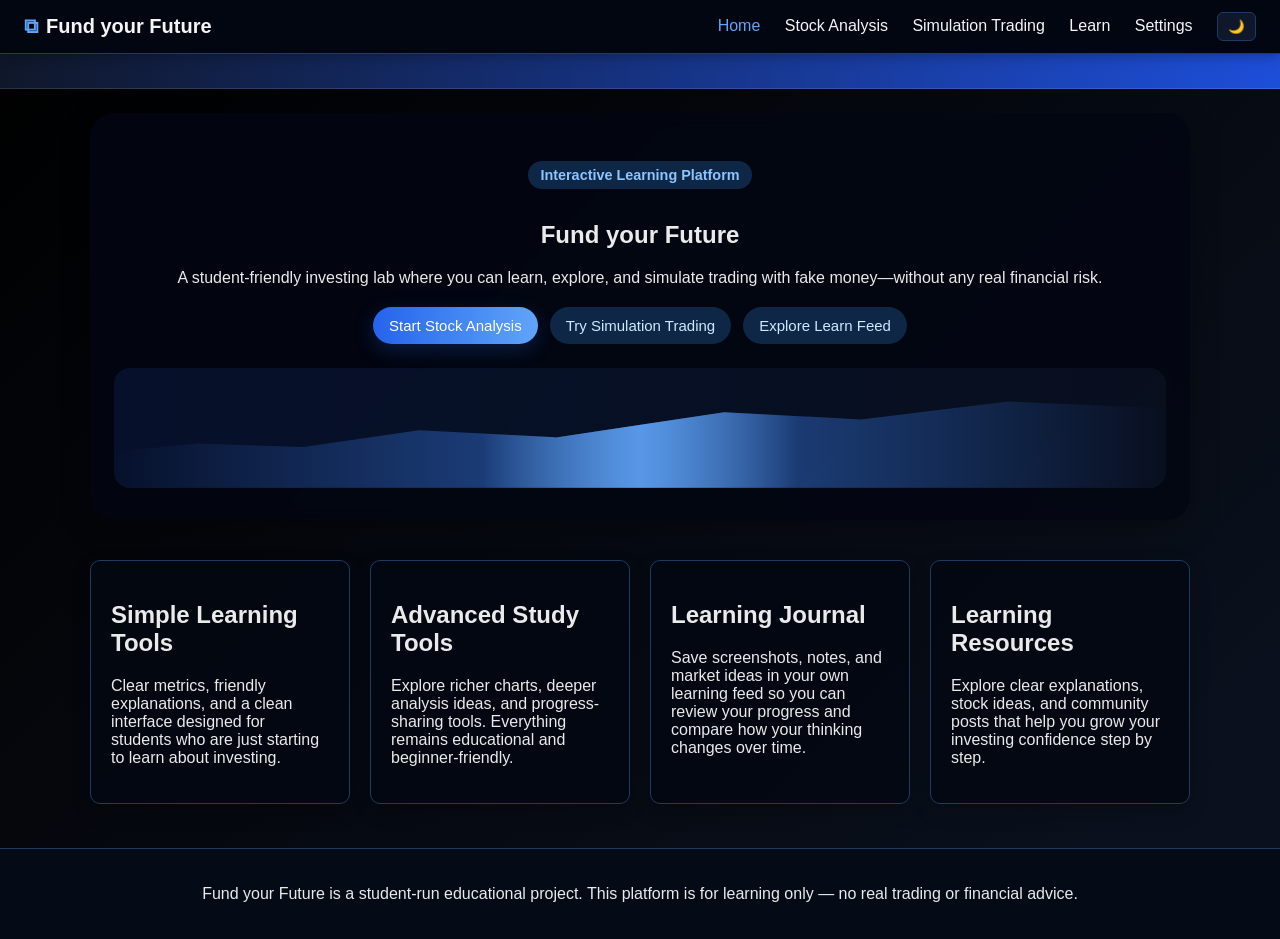
<file: index.html>
<!DOCTYPE html>
<html lang="en">
<head>
  <meta charset="UTF-8" />
  <title>Fund your Future – Home</title>
  <meta name="viewport" content="width=device-width, initial-scale=1.0" />
  <link rel="stylesheet" href="styles.css" />
</head>
<body>
  <header class="site-header">
    <div class="logo">
      <span class="logo-mark">⧉</span>
      <span class="logo-text">Fund your Future</span>
    </div>
    <nav>
      <a href="index.html" class="active">Home</a>
      <a href="analysis.html">Stock Analysis</a>
      <a href="simulation.html">Simulation Trading</a>
      <a href="learn.html">Learn</a>
      <a href="settings.html">Settings</a>
      <button id="themeToggle" class="theme-toggle">🌙</button>
    </nav>
  </header>

  <div class="ticker-banner" aria-label="market ticker">
    <div class="ticker-track">
      <span>NASDAQ: +0.48%</span>
      <span>SPY: +0.21%</span>
      <span>AAPL: +1.12%</span>
      <span>TSLA: +0.76%</span>
      <span>MSFT: +0.54%</span>
      <span>NVDA: +1.83%</span>
      <span>AMZN: +0.41%</span>
      <span>GOOGL: +0.63%</span>
      <span>NASDAQ: +0.48%</span>
      <span>SPY: +0.21%</span>
      <span>AAPL: +1.12%</span>
      <span>TSLA: +0.76%</span>
      <span>MSFT: +0.54%</span>
      <span>NVDA: +1.83%</span>
      <span>AMZN: +0.41%</span>
      <span>GOOGL: +0.63%</span>
    </div>
  </div>

  <main class="page-container">
    <section class="hero">
      <div class="hero-badge">Interactive Learning Platform</div>
      <h1>Fund your Future</h1>
      <p>
        A student-friendly investing lab where you can learn, explore, and
        simulate trading with fake money—without any real financial risk.
      </p>
      <div class="hero-actions">
        <a href="analysis.html" class="primary-btn">Start Stock Analysis</a>
        <a href="simulation.html" class="secondary-btn">Try Simulation Trading</a>
        <a href="learn.html" class="secondary-btn">Explore Learn Feed</a>
      </div>
      <div class="hero-visual" aria-hidden="true">
        <div class="stock-line"></div>
        <div class="stock-line stock-line-delay"></div>
      </div>
    </section>

    <section class="grid">
      <div class="card">
        <h2>Simple Learning Tools</h2>
        <p>
          Clear metrics, friendly explanations, and a clean interface designed
          for students who are just starting to learn about investing.
        </p>
      </div>
      <div class="card">
        <h2>Advanced Study Tools</h2>
        <p>
          Explore richer charts, deeper analysis ideas, and progress-sharing tools.
          Everything remains educational and beginner-friendly.
        </p>
      </div>
      <div class="card">
        <h2>Learning Journal</h2>
        <p>
          Save screenshots, notes, and market ideas in your own learning feed so you
          can review your progress and compare how your thinking changes over time.
        </p>
      </div>
      <div class="card">
        <h2>Learning Resources</h2>
        <p>
          Explore clear explanations, stock ideas, and community posts that help
          you grow your investing confidence step by step.
        </p>
      </div>
    </section>
  </main>

  <footer class="site-footer">
    <p>
      Fund your Future is a student‑run educational project. This platform is
      for learning only — no real trading or financial advice.
    </p>
  </footer>

  <script src="script.js"></script>
</body>
</html>
</file>
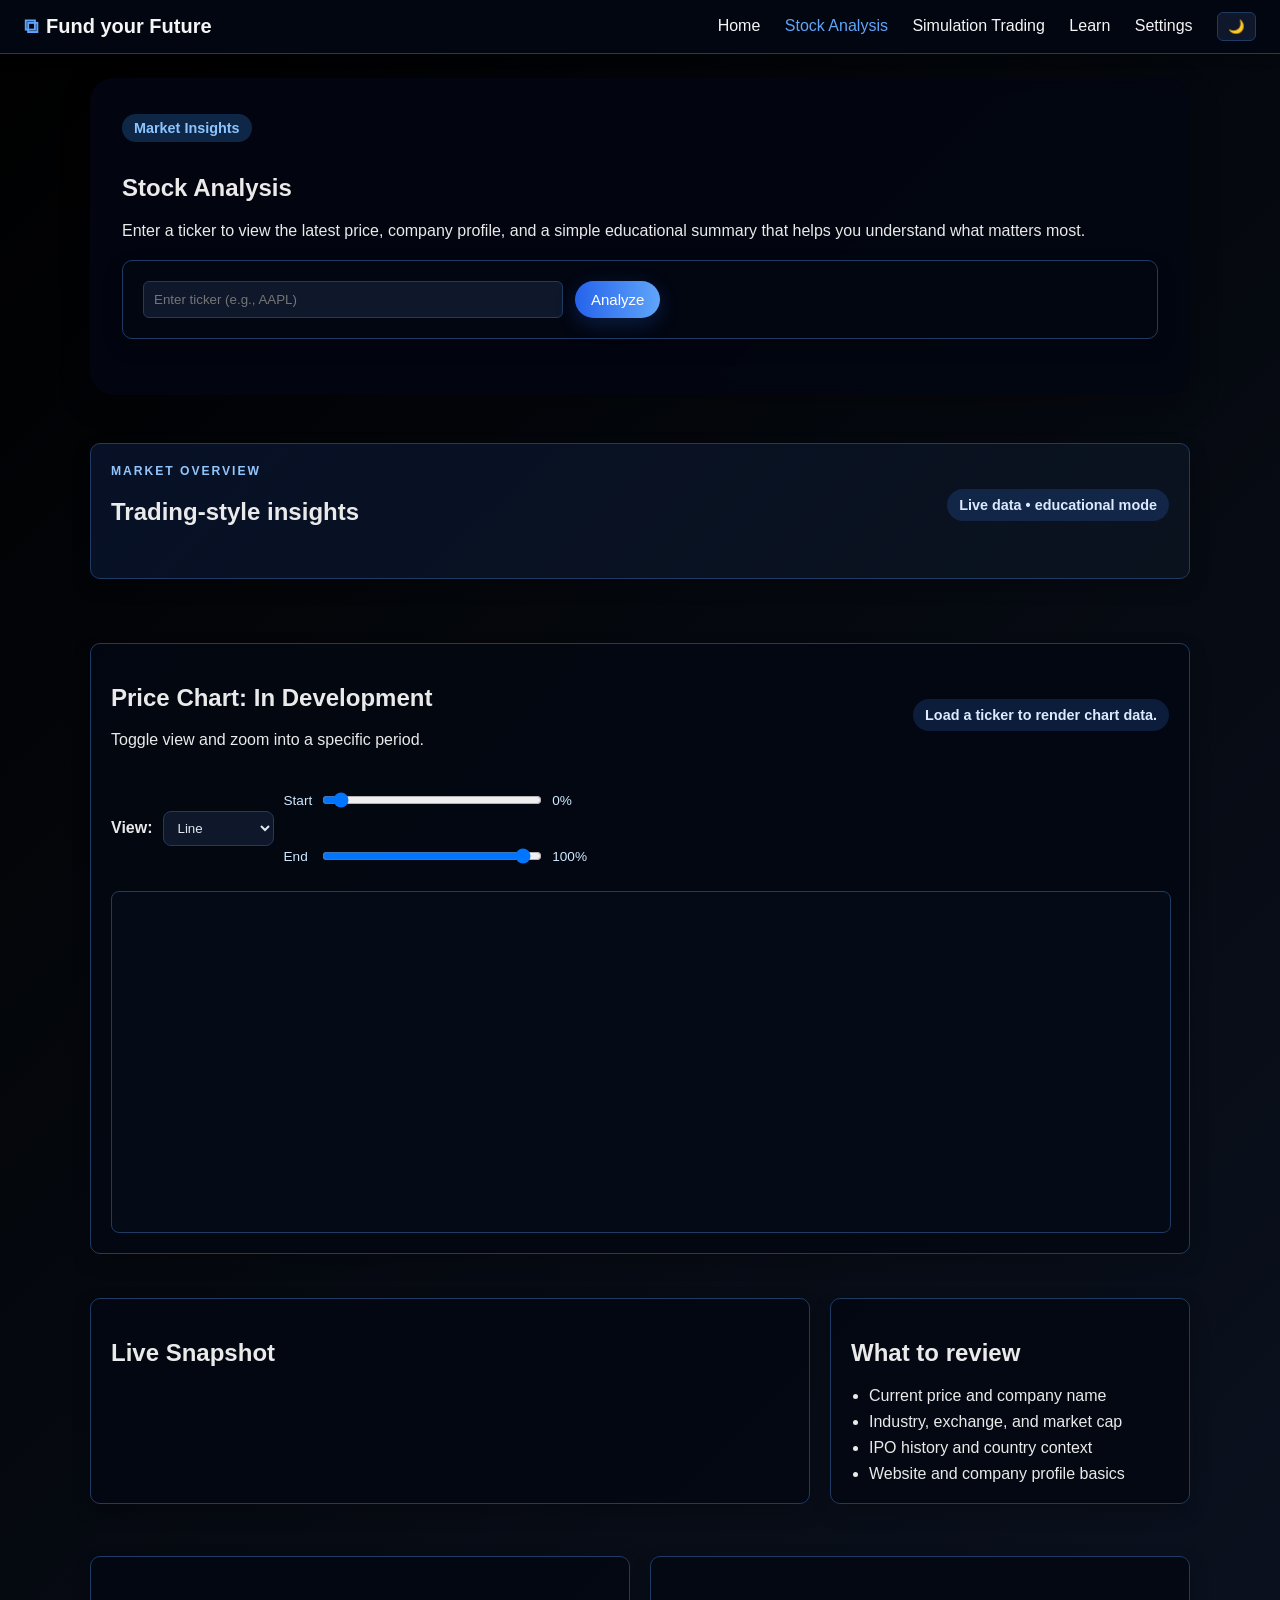
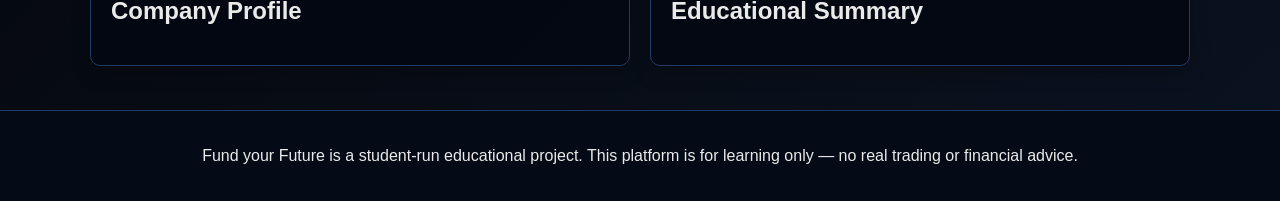
<file: analysis.html>
<!DOCTYPE html>
<html lang="en">
<head>
  <meta charset="UTF-8" />
  <title>Fund your Future – Stock Analysis</title>
  <meta name="viewport" content="width=device-width, initial-scale=1.0" />
  <link rel="stylesheet" href="styles.css" />
</head>

<body>
  <header class="site-header">
    <div class="logo">
      <span class="logo-mark">⧉</span>
      <span class="logo-text">Fund your Future</span>
    </div>
    <nav>
      <a href="index.html">Home</a>
      <a href="analysis.html" class="active">Stock Analysis</a>
      <a href="simulation.html">Simulation Trading</a>
      <a href="learn.html">Learn</a>
      <a href="settings.html">Settings</a>
      <button id="themeToggle" class="theme-toggle">🌙</button>
    </nav>
  </header>

  <main class="page-container analysis-page">
    <section class="hero analysis-hero">
      <div class="hero-badge">Market Insights</div>
      <h1>Stock Analysis</h1>
      <p>
        Enter a ticker to view the latest price, company profile, and a simple
        educational summary that helps you understand what matters most.
      </p>

      <div class="analysis-input card">
        <input type="text" id="stockTicker" placeholder="Enter ticker (e.g., AAPL)" />
        <button onclick="runStockAnalysis()" class="primary-btn">Analyze</button>
      </div>
    </section>

    <section class="dashboard-shell card">
      <div class="dashboard-topbar">
        <div>
          <p class="dashboard-label">Market Overview</p>
          <h2>Trading-style insights</h2>
        </div>
        <div class="dashboard-pill">Live data • educational mode</div>
      </div>
    </section>

    <section class="card analysis-chart-card">
      <div class="sim-chart-header">
        <div>
          <h2>Price Chart: In Development</h2>
          <p>Toggle view and zoom into a specific period.</p>
        </div>
        <div class="chart-status-pill" id="analysisChartStatus">Load a ticker to render chart data.</div>
      </div>
      <div class="analysis-chart-controls">
        <label for="analysisChartType"><strong>View:</strong></label>
        <select id="analysisChartType">
          <option value="line">Line</option>
          <option value="candlestick">Candlestick</option>
        </select>
        <div class="analysis-slider-controls" id="analysisSliderControls">
          <label for="analysisRangeStart">Start</label>
          <input type="range" id="analysisRangeStart" min="0" max="99.5" value="0" step="0.1" />
          <span id="analysisRangeStartLabel">0%</span>

          <label for="analysisRangeEnd">End</label>
          <input type="range" id="analysisRangeEnd" min="0.5" max="100" value="100" step="0.1" />
          <span id="analysisRangeEndLabel">100%</span>
        </div>
      </div>
      <div class="chart-canvas-shell">
        <canvas id="analysisChart" width="720" height="340"></canvas>
      </div>
    </section>

    <section class="analysis-results-grid">
      <div class="card analysis-result-card">
        <h2>Live Snapshot</h2>
        <div id="analysisResult" class="analysis-result"></div>
      </div>

      <div class="card analysis-guidance-card">
        <h2>What to review</h2>
        <ul class="analysis-list">
          <li>Current price and company name</li>
          <li>Industry, exchange, and market cap</li>
          <li>IPO history and country context</li>
          <li>Website and company profile basics</li>
        </ul>
      </div>
    </section>

    <section class="grid analysis-grid">
      <div class="card">
        <h2>Company Profile</h2>
        <div id="companyProfileBox" class="analysis-box"></div>
      </div>
      <div class="card">
        <h2>Educational Summary</h2>
        <div id="companySummaryBox" class="analysis-box"></div>
      </div>
    </section>
  </main>

  <footer class="site-footer">
    <p>
      Fund your Future is a student‑run educational project. This platform is
      for learning only — no real trading or financial advice.
    </p>
  </footer>

  <script src="script.js"></script>
</body>
</html>
</file>
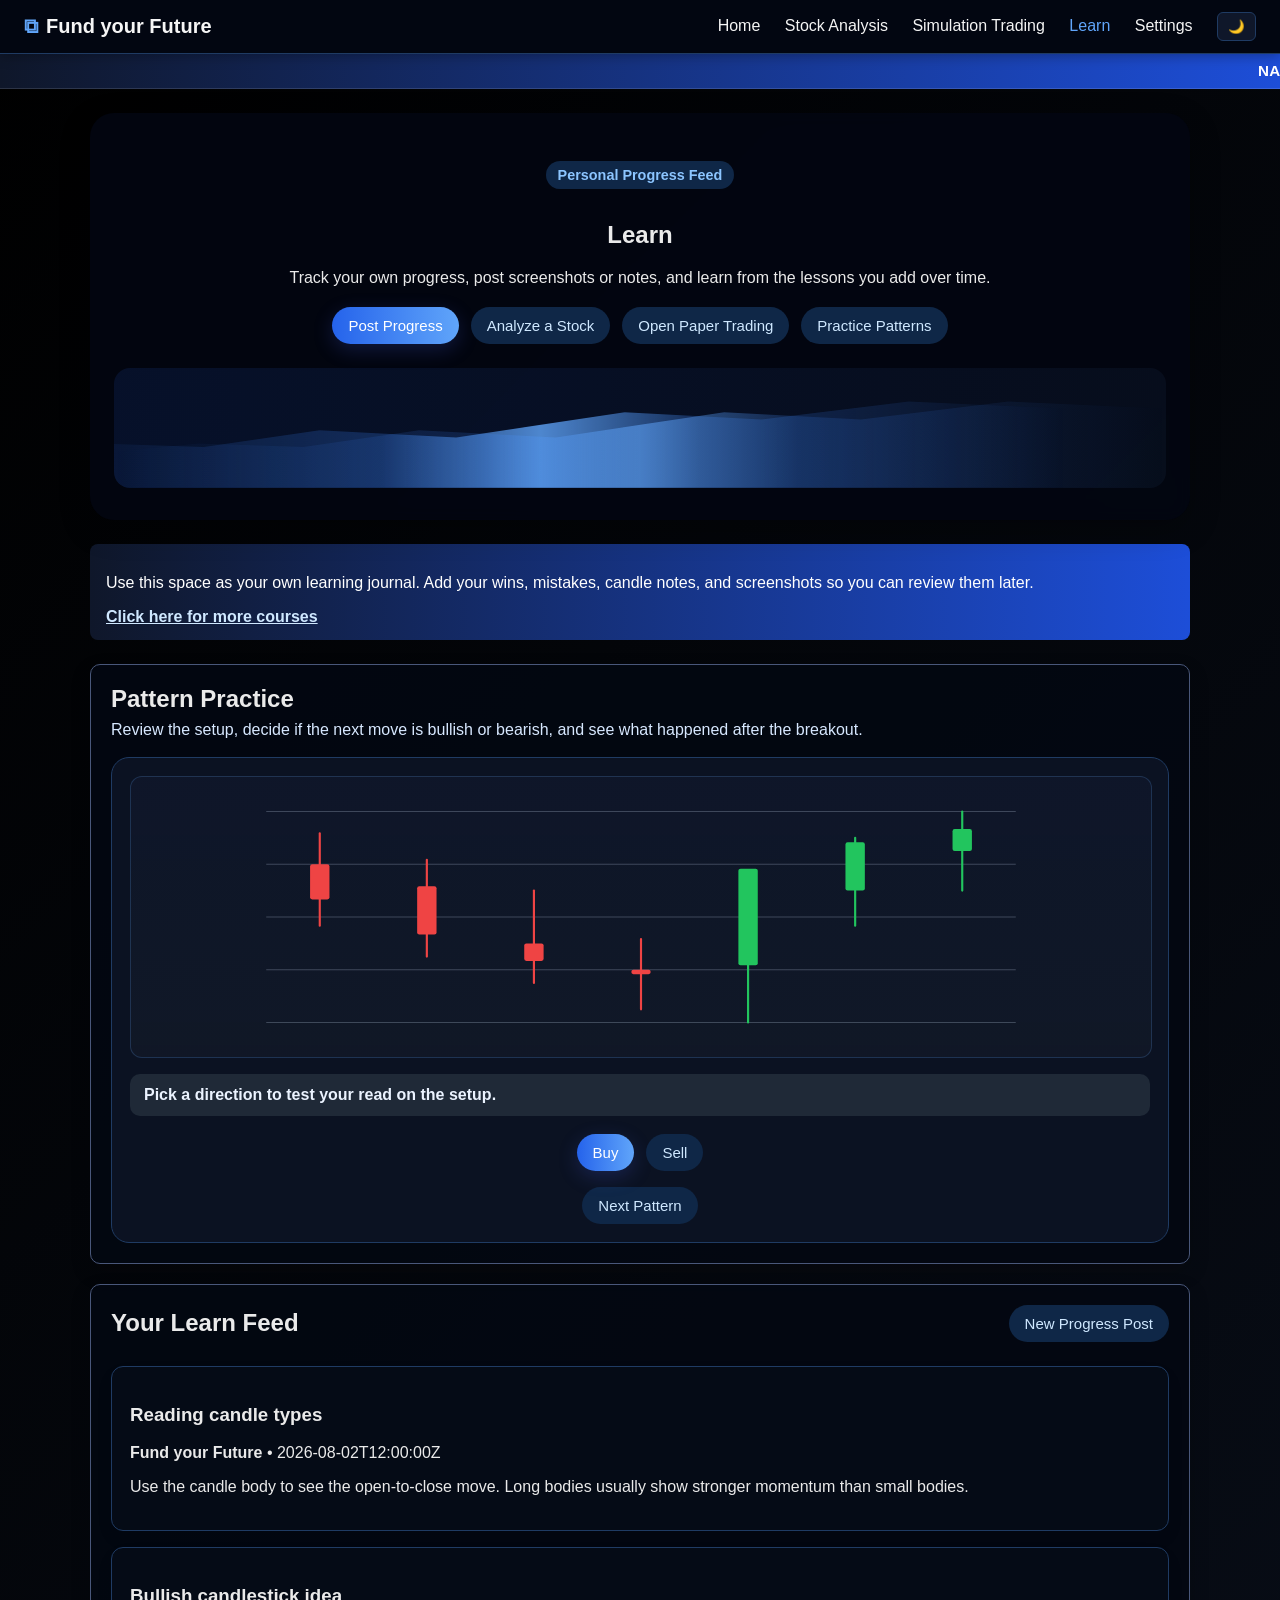
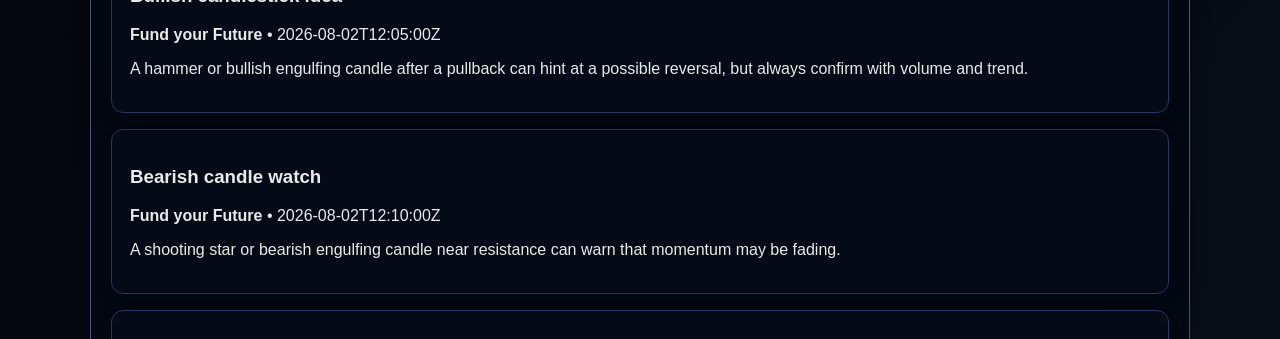
<file: community.html>
<!DOCTYPE html>
<html lang="en">
<head>
  <meta charset="UTF-8" />
  <meta http-equiv="refresh" content="0; url=learn.html" />
  <title>Fund your Future – Learn</title>
  <meta name="viewport" content="width=device-width, initial-scale=1.0" />
</head>
<body>
  <p>If you are not redirected, open <a href="learn.html">learn.html</a>.</p>
</body>
</html>
</file>
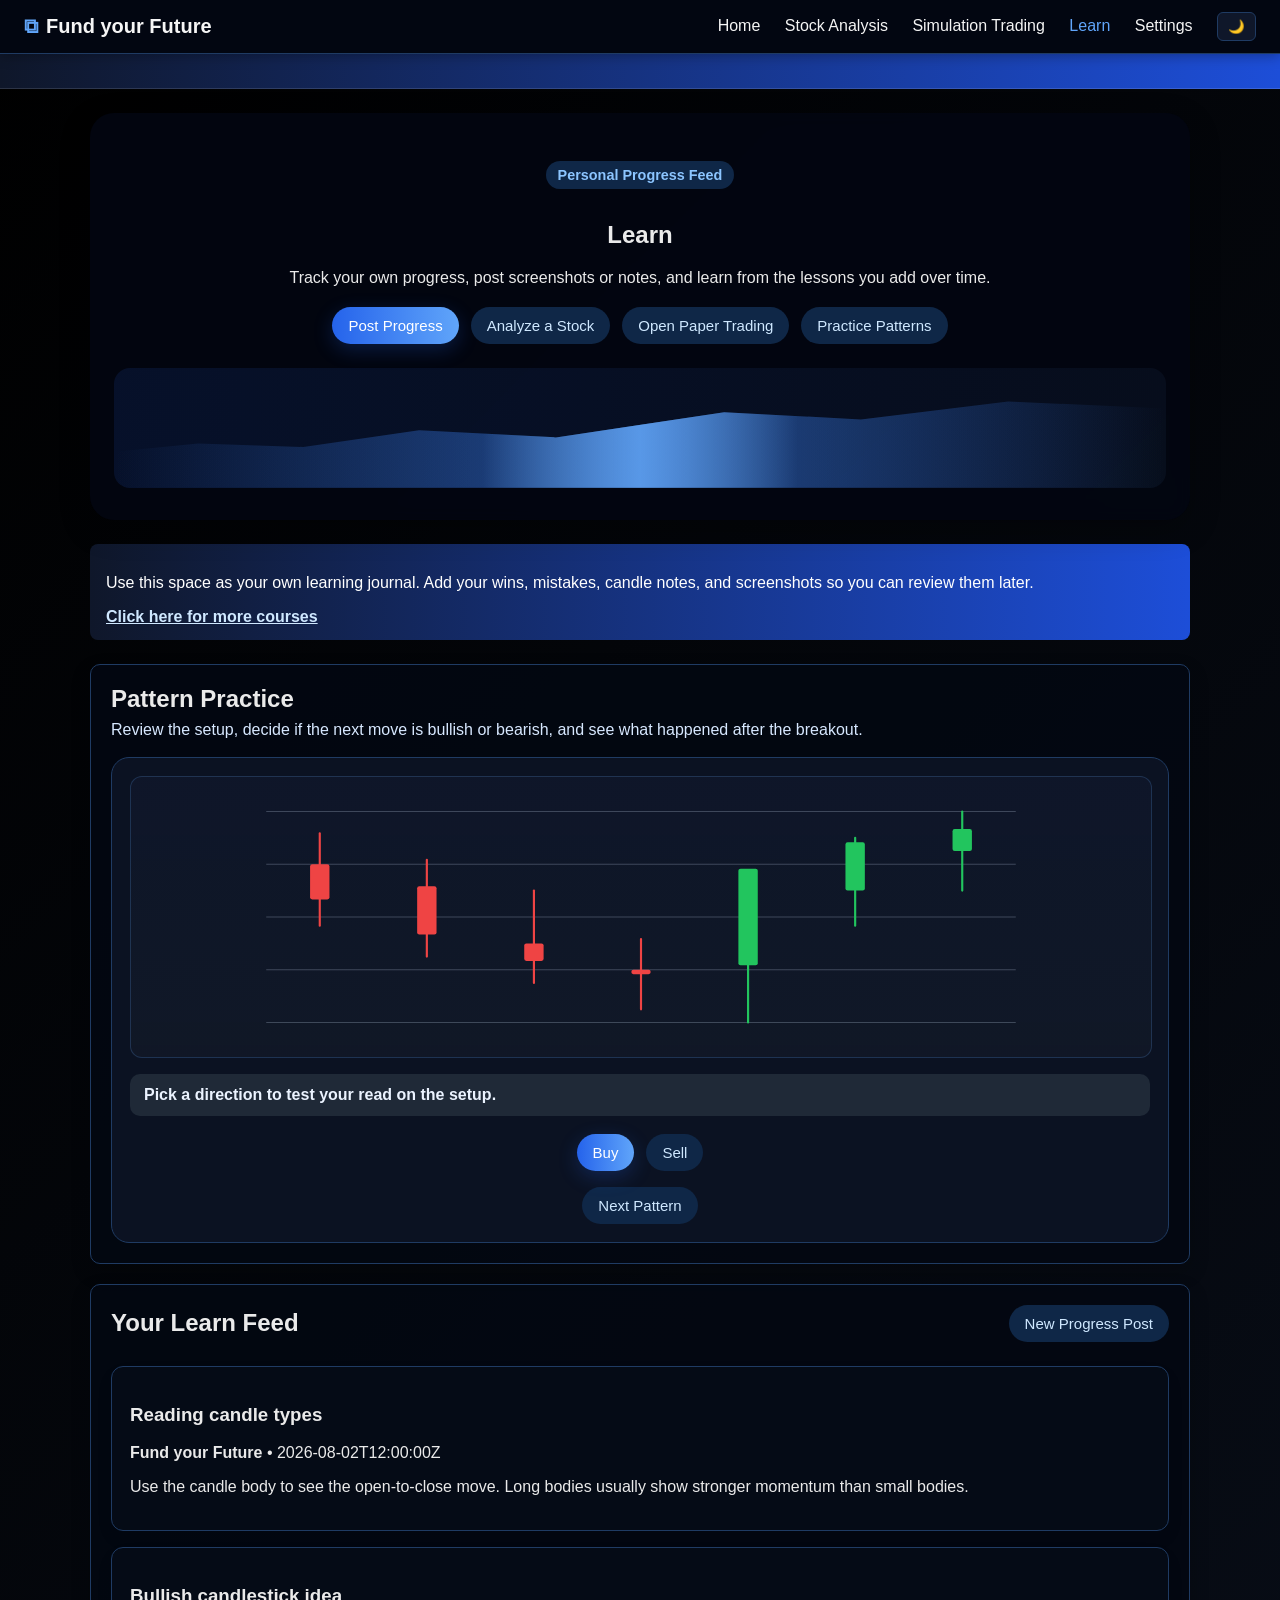
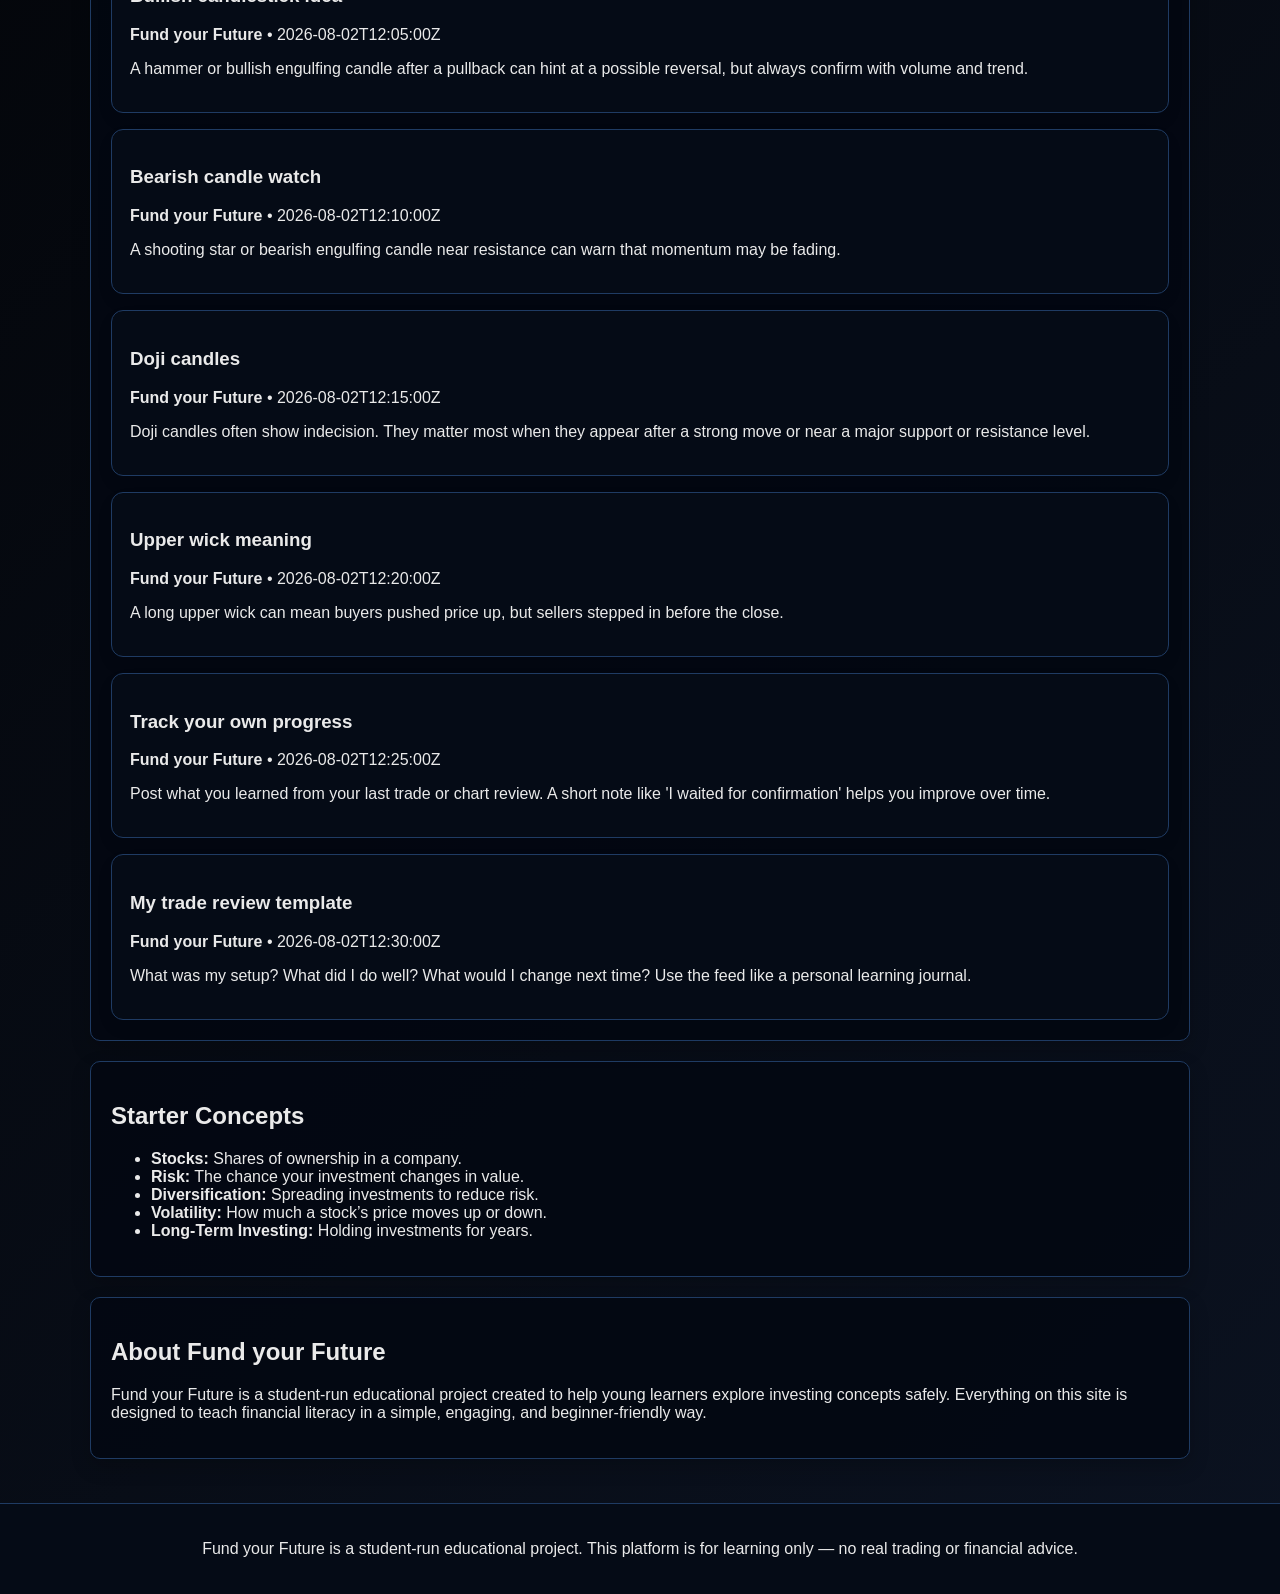
<file: learn.html>
<!DOCTYPE html>
<html lang="en">
<head>
  <meta charset="UTF-8" />
  <title>Fund your Future – Learn</title>
  <meta name="viewport" content="width=device-width, initial-scale=1.0" />
  <link rel="stylesheet" href="styles.css" />
</head>

<body>
  <header class="site-header">
    <div class="logo">
      <span class="logo-mark">⧉</span>
      <span class="logo-text">Fund your Future</span>
    </div>
    <nav>
      <a href="index.html">Home</a>
      <a href="analysis.html">Stock Analysis</a>
      <a href="simulation.html">Simulation Trading</a>
      <a href="learn.html" class="active">Learn</a>
      <a href="settings.html">Settings</a>
      <button id="themeToggle" class="theme-toggle">🌙</button>
    </nav>
  </header>

  <div class="ticker-banner" aria-label="market ticker">
    <div class="ticker-track">
      <span>NASDAQ: +0.48%</span>
      <span>SPY: +0.21%</span>
      <span>AAPL: +1.12%</span>
      <span>TSLA: +0.76%</span>
      <span>MSFT: +0.54%</span>
      <span>NVDA: +1.83%</span>
      <span>AMZN: +0.41%</span>
      <span>GOOGL: +0.63%</span>
      <span>NASDAQ: +0.48%</span>
      <span>SPY: +0.21%</span>
      <span>AAPL: +1.12%</span>
      <span>TSLA: +0.76%</span>
      <span>MSFT: +0.54%</span>
      <span>NVDA: +1.83%</span>
      <span>AMZN: +0.41%</span>
      <span>GOOGL: +0.63%</span>
    </div>
  </div>

  <main class="page-container">
    <section class="hero community-hero">
      <div class="hero-badge">Personal Progress Feed</div>
      <h1>Learn</h1>
      <p>Track your own progress, post screenshots or notes, and learn from the lessons you add over time.</p>
      <div class="hero-actions">
        <button type="button" id="openCommunityComposerBtn" class="primary-btn">Post Progress</button>
        <a href="analysis.html" class="secondary-btn">Analyze a Stock</a>
        <a href="simulation.html" class="secondary-btn">Open Paper Trading</a>
        <a href="#pattern-practice" class="secondary-btn">Practice Patterns</a>
      </div>
      <div class="hero-visual" aria-hidden="true">
        <div class="stock-line"></div>
        <div class="stock-line stock-line-delay"></div>
      </div>
    </section>

    <section class="community-banner">
      <p>Use this space as your own learning journal. Add your wins, mistakes, candle notes, and screenshots so you can review them later.</p>
      <a href="https://mfetcher.gumroad.com/">Click here for more courses</a>
    </section>

    <section id="pattern-practice" class="card pattern-practice-section">
      <div class="pattern-header">
        <h2>Pattern Practice</h2>
        <p>Review the setup, decide if the next move is bullish or bearish, and see what happened after the breakout.</p>
      </div>

      <div class="pattern-practice-card">
        <svg id="patternChart" viewBox="0 0 760 260" role="img" aria-label="Candlestick pattern practice chart"></svg>
        <div id="patternStatus" class="pattern-status" aria-live="polite">Pick a direction to test your read on the setup.</div>

        <div class="pattern-actions">
          <button type="button" id="patternBuyBtn" class="primary-btn">Buy</button>
          <button type="button" id="patternSellBtn" class="secondary-btn">Sell</button>
        </div>

        <button type="button" id="patternNextBtn" class="secondary-btn" hidden>Next Pattern</button>
      </div>
    </section>

    <section class="card community-section">
      <div id="communityComposerWrap" class="community-composer-wrap" hidden>
        <h2>Add Progress</h2>
        <form class="community-form" id="communityPostForm">
          <input type="text" id="communityTitle" placeholder="Add a title for your progress" />
          <textarea id="communityNote" placeholder="Write what you learned, what you noticed, or what you want to remember"></textarea>
          <label class="upload-label">
            <span>Upload a screenshot or photo</span>
            <input type="file" id="communityImageInput" accept="image/*" />
          </label>
          <label class="upload-label">
            <span>Upload a video</span>
            <input type="file" id="communityVideoInput" accept="video/*" />
          </label>
          <div class="community-form-actions">
            <button type="button" id="communitySubmitBtn" class="primary-btn">Save to Learn Feed</button>
            <button type="button" id="closeCommunityComposerBtn" class="secondary-btn">Cancel</button>
          </div>
          <p id="communityStatus" class="status-message"></p>
        </form>
      </div>
      <div class="community-feed-header">
        <h2>Your Learn Feed</h2>
        <button type="button" id="inlineCommunityComposerBtn" class="secondary-btn">New Progress Post</button>
      </div>
      <div id="communityPostsList" class="community-posts"></div>
    </section>

    <section class="learn-section card">
      <h2>Starter Concepts</h2>
      <ul class="learn-list">
        <li><strong>Stocks:</strong> Shares of ownership in a company.</li>
        <li><strong>Risk:</strong> The chance your investment changes in value.</li>
        <li><strong>Diversification:</strong> Spreading investments to reduce risk.</li>
        <li><strong>Volatility:</strong> How much a stock’s price moves up or down.</li>
        <li><strong>Long‑Term Investing:</strong> Holding investments for years.</li>
      </ul>
    </section>

    <section class="learn-section card">
      <h2>About Fund your Future</h2>
      <p>
        Fund your Future is a student‑run educational project created to help young
        learners explore investing concepts safely. Everything on this site is designed
        to teach financial literacy in a simple, engaging, and beginner‑friendly way.
      </p>
    </section>
  </main>

  <footer class="site-footer">
    <p>
      Fund your Future is a student‑run educational project. This platform is
      for learning only — no real trading or financial advice.
    </p>
  </footer>

  <script src="script.js"></script>
</body>
</html>
</file>
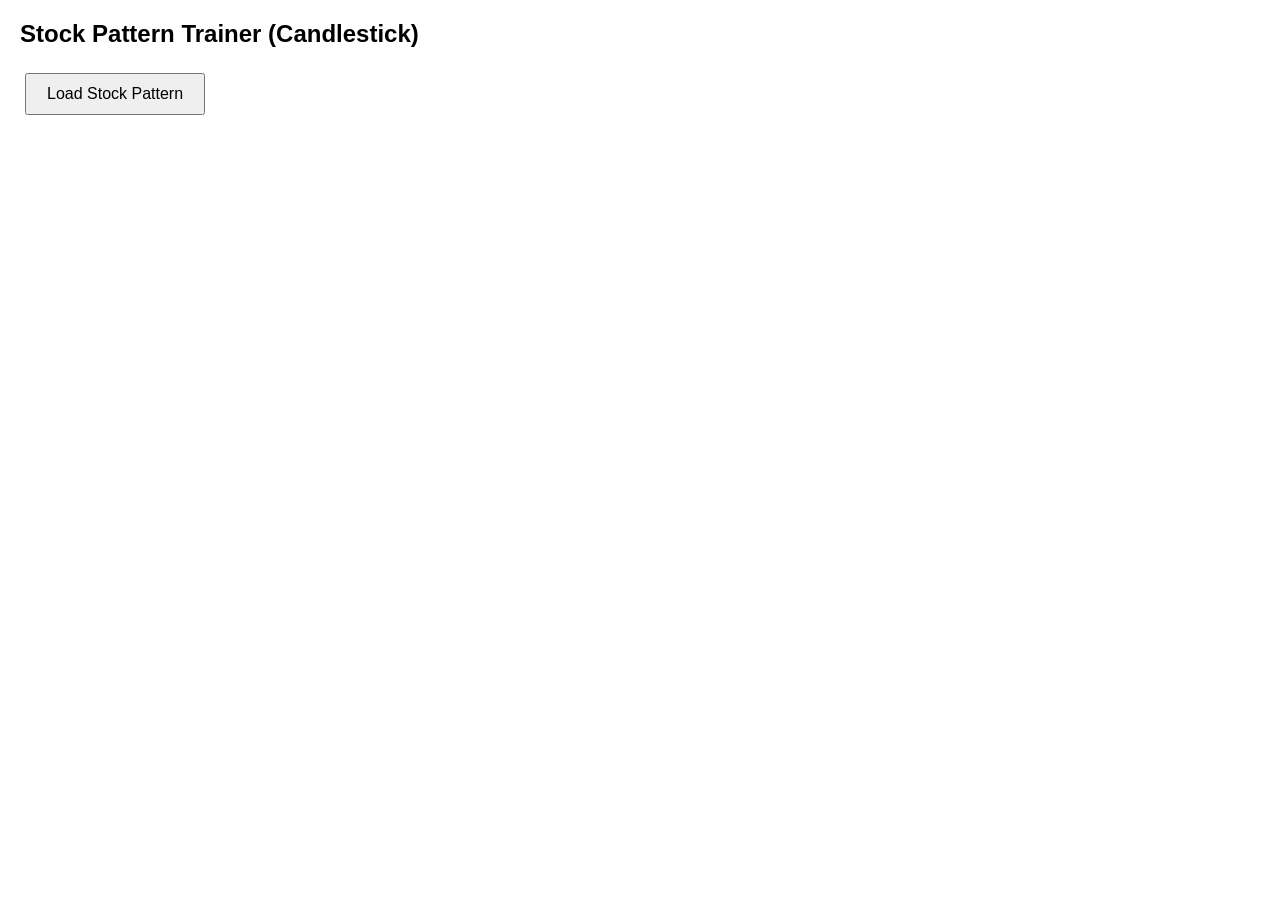
<file: practice.html>
<!DOCTYPE html>
<html lang="en">
<head>
<meta charset="UTF-8">
<title>Stock Pattern Trainer - Candlestick</title>
<script src="https://cdn.plot.ly/plotly-latest.min.js"></script>
<style>
    body { font-family: Arial, sans-serif; margin: 20px; }
    #chart { width: 100%; max-width: 900px; height: 500px; }
    button { margin: 5px; padding: 10px 20px; font-size: 16px; }
    #result { margin-top: 20px; font-weight: bold; }
</style>
</head>
<body>

<h2>Stock Pattern Trainer (Candlestick)</h2>
<button id="loadPatternBtn">Load Stock Pattern</button>

<div id="chart"></div>

<div id="tradeButtons" style="display:none;">
    <button id="buyBtn">Buy</button>
    <button id="sellBtn">Sell</button>
</div>

<div id="result"></div>

<script>
// Example candlestick patterns (OHLC data)
const patterns = [
    {
        name: "Bullish Engulfing",
        ohlc: {
            open:  [10, 10.5, 10.2, 11, 11.5, 12],
            high:  [10.6, 10.8, 10.5, 11.3, 11.8, 12.3],
            low:   [9.8, 10.2, 10.0, 10.8, 11.2, 11.9],
            close: [10.4, 10.3, 11.0, 11.2, 12.0, 12.2]
        },
        correctAction: "Buy"
    },
    {
        name: "Head and Shoulders",
        ohlc: {
            open:  [15, 16, 15.5, 17, 15.5, 14],
            high:  [15.5, 16.5, 16, 17.2, 15.8, 14.2],
            low:   [14.8, 15.8, 15.2, 16.5, 14.9, 13.8],
            close: [15.2, 15.9, 15.4, 15.6, 14.5, 14.0]
        },
        correctAction: "Sell"
    }
];

let currentPattern = null;

// Load a random pattern
document.getElementById("loadPatternBtn").addEventListener("click", () => {
    currentPattern = patterns[Math.floor(Math.random() * patterns.length)];
    plotCandlestick(currentPattern.ohlc, currentPattern.name);
    document.getElementById("tradeButtons").style.display = "block";
    document.getElementById("result").innerHTML = "";
});

// Plot candlestick chart
function plotCandlestick(ohlc, title) {
    const trace = {
        x: Array.from({length: ohlc.open.length}, (_, i) => `Day ${i+1}`),
        open: ohlc.open,
        high: ohlc.high,
        low: ohlc.low,
        close: ohlc.close,
        type: 'candlestick',
        increasing: { line: { color: 'green' } },
        decreasing: { line: { color: 'red' } }
    };
    const layout = {
        title: title,
        xaxis: { title: "Time", rangeslider: { visible: false } },
        yaxis: { title: "Price" }
    };
    Plotly.newPlot('chart', [trace], layout);
}

// Handle Buy/Sell clicks
document.getElementById("buyBtn").addEventListener("click", () => handleTrade("Buy"));
document.getElementById("sellBtn").addEventListener("click", () => handleTrade("Sell"));

function handleTrade(choice) {
    if (!currentPattern) return;
    const correct = choice === currentPattern.correctAction;
    document.getElementById("result").innerHTML =
        `Pattern: <b>${currentPattern.name}</b><br>
         Your choice: <b>${choice}</b><br>
         Correct action: <b>${currentPattern.correctAction}</b><br>
         Result: <span style="color:${correct ? 'green' : 'red'}">${correct ? 'Correct!' : 'Wrong!'}</span>`;
}
</script>

</body>
</html>
</file>
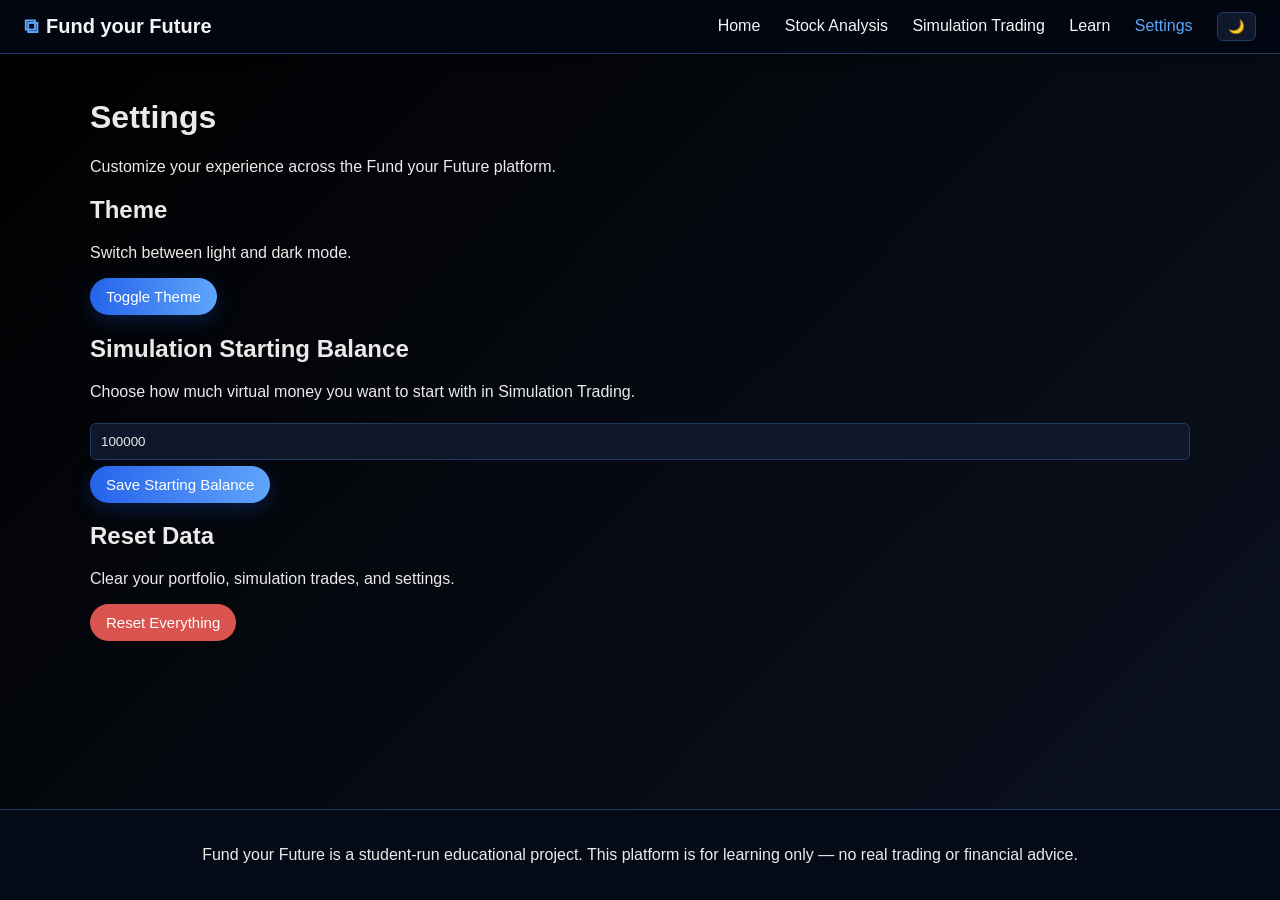
<file: settings.html>
<!DOCTYPE html>
<html lang="en">
<head>
  <meta charset="UTF-8" />
  <title>Fund your Future – Settings</title>
  <meta name="viewport" content="width=device-width, initial-scale=1.0" />
  <link rel="stylesheet" href="styles.css" />
</head>

<body>
  <header class="site-header">
    <div class="logo">
      <span class="logo-mark">⧉</span>
      <span class="logo-text">Fund your Future</span>
    </div>
    <nav>
      <a href="index.html">Home</a>
      <a href="analysis.html">Stock Analysis</a>
      <a href="simulation.html">Simulation Trading</a>
      <a href="learn.html">Learn</a>
      <a href="settings.html" class="active">Settings</a>
      <button id="themeToggle" class="theme-toggle">🌙</button>
    </nav>
  </header>

  <main class="page-container">
    <h1>Settings</h1>
    <p>Customize your experience across the Fund your Future platform.</p>

    <section class="settings-section">
      <h2>Theme</h2>
      <p>Switch between light and dark mode.</p>
      <button onclick="toggleTheme()" class="primary-btn">Toggle Theme</button>
    </section>

    <section class="settings-section">
      <h2>Simulation Starting Balance</h2>
      <p>Choose how much virtual money you want to start with in Simulation Trading.</p>

      <input type="number" id="startingBalanceInput" placeholder="Enter starting balance" />
      <button onclick="saveStartingBalance()" class="primary-btn">Save Starting Balance</button>

      <p id="startingBalanceStatus" class="status-message"></p>
    </section>

    <section class="settings-section">
      <h2>Reset Data</h2>
      <p>Clear your portfolio, simulation trades, and settings.</p>
      <button onclick="resetAllData()" class="danger-btn">Reset Everything</button>
    </section>
  </main>

  <footer class="site-footer">
    <p>
      Fund your Future is a student‑run educational project. This platform is
      for learning only — no real trading or financial advice.
    </p>
  </footer>

  <script src="script.js"></script>
</body>
</html>
</file>
<file: styles.css>
/* ============================
   GLOBAL STYLES
============================ */

body {
  margin: 0;
  font-family: Arial, sans-serif;
  background: linear-gradient(135deg, #fff7fb 0%, #ffeaf3 100%);
  color: #2b1730;
  min-height: 100vh;
  display: flex;
  flex-direction: column;
}

.dark-mode {
  background: linear-gradient(135deg, #000000 0%, #0b1220 100%);
  color: #eaeaea;
}

.page-container {
  max-width: 1100px;
  margin: auto;
  padding: 24px;
  flex: 1;
  width: min(1100px, calc(100% - 32px));
}

/* ============================
   HEADER & NAVIGATION
============================ */

.site-header {
  background: rgba(255, 255, 255, 0.96);
  backdrop-filter: blur(10px);
  border-bottom: 1px solid #f3c7d9;
  padding: 12px 24px;
  display: flex;
  justify-content: space-between;
  align-items: center;
  color: #3b1e35;
  box-shadow: 0 2px 12px rgba(214, 51, 132, 0.08);
}

.ticker-banner {
  overflow: hidden;
  background: linear-gradient(90deg, #ff5ca8, #ff8cb8);
  color: white;
  padding: 8px 0;
  border-bottom: 1px solid rgba(255, 255, 255, 0.12);
}

.ticker-track {
  display: inline-flex;
  gap: 24px;
  white-space: nowrap;
  animation: tickerScroll 18s linear infinite;
  padding-left: 100%;
}

.ticker-track span {
  font-size: 0.95rem;
  font-weight: 600;
  letter-spacing: 0.02em;
}

@keyframes tickerScroll {
  from { transform: translateX(0); }
  to { transform: translateX(-50%); }
}

.dark-mode .site-header {
  background: rgba(3, 7, 18, 0.95);
  border-bottom-color: #1f3b63;
  color: #f5f5f5;
  box-shadow: 0 2px 12px rgba(0, 0, 0, 0.3);
}

.dark-mode .ticker-banner {
  background: linear-gradient(90deg, #0f172a, #1d4ed8);
  color: white;
}

.logo {
  display: flex;
  align-items: center;
  font-size: 20px;
  font-weight: bold;
  color: inherit;
}

.logo-mark {
  margin-right: 8px;
  color: #d63384;
}

.dark-mode .logo-mark {
  color: #60a5fa;
}

nav a {
  margin: 0 10px;
  text-decoration: none;
  color: inherit;
  font-weight: 500;
}

nav a.active {
  color: #d63384;
}

.dark-mode nav a.active {
  color: #60a5fa;
}

nav a:hover {
  color: #ff5ca8;
}

.dark-mode nav a:hover {
  color: #93c5fd;
}

.theme-toggle {
  margin-left: 10px;
  padding: 6px 10px;
  cursor: pointer;
  border: 1px solid #f3c7d9;
  border-radius: 6px;
  background: #fff;
  color: #8b1e57;
}

.dark-mode .theme-toggle {
  background: #0f172a;
  color: #f5f5f5;
  border-color: #1f3b63;
}

/* ============================
   HERO SECTION
============================ */

.hero {
  text-align: center;
  padding: 48px 24px 32px;
  border-radius: 24px;
  background: rgba(255, 255, 255, 0.82);
  backdrop-filter: blur(8px);
  box-shadow: 0 10px 30px rgba(214, 51, 132, 0.08);
  margin-bottom: 24px;
}

.dark-mode .hero {
  background: rgba(3, 7, 18, 0.84);
  box-shadow: 0 10px 30px rgba(0, 0, 0, 0.25);
}

.dark-mode .hero-visual {
  background: linear-gradient(90deg, rgba(37, 99, 235, 0.12), rgba(96, 165, 250, 0.05));
}

.dark-mode .stock-line {
  background: linear-gradient(90deg, transparent 0%, rgba(59, 130, 246, 0.25) 35%, rgba(96, 165, 250, 0.8) 50%, rgba(59, 130, 246, 0.25) 65%, transparent 100%);
}

.pattern-practice-section {
  margin: 24px 0 32px;
  padding: 24px;
}

.pattern-header {
  margin-bottom: 18px;
}

.pattern-header h2 {
  margin: 0 0 8px;
}

.pattern-header p {
  margin: 0;
  color: #5a3d56;
}

.dark-mode .pattern-header p {
  color: #d7e8ff;
}

.pattern-practice-card {
  background: #fff6fb;
  border-radius: 18px;
  border: 1px solid #f3c7d9;
  padding: 18px;
}

.dark-mode .pattern-practice-card {
  background: rgba(15, 23, 42, 0.7);
  border-color: #1f3b63;
}

#patternChart {
  width: 100%;
  height: 280px;
  display: block;
  border-radius: 12px;
  background: linear-gradient(180deg, rgba(255,255,255,0.8), rgba(255,240,246,0.9));
  border: 1px solid rgba(214, 51, 132, 0.15);
}

.dark-mode #patternChart {
  background: linear-gradient(180deg, rgba(15, 23, 42, 0.9), rgba(17, 24, 39, 0.95));
  border-color: rgba(96, 165, 250, 0.2);
}

.pattern-status {
  margin-top: 16px;
  padding: 12px 14px;
  border-radius: 10px;
  font-weight: 600;
  background: #f7eaf3;
  color: #4b2740;
}

.pattern-status.correct {
  background: #dffae9;
  color: #0d5b3d;
}

.pattern-status.wrong {
  background: #fde7ea;
  color: #8f1f2a;
}

.dark-mode .pattern-status {
  background: #1f2937;
  color: #ebf3ff;
}

.dark-mode .pattern-status.correct {
  background: rgba(16, 185, 129, 0.18);
  color: #b5f5d8;
}

.dark-mode .pattern-status.wrong {
  background: rgba(239, 68, 68, 0.18);
  color: #fecaca;
}

.pattern-actions {
  display: flex;
  justify-content: center;
  gap: 12px;
  margin-top: 18px;
  flex-wrap: wrap;
}

#patternNextBtn {
  margin-top: 16px;
  display: block;
  margin-left: auto;
  margin-right: auto;
}

.hero-badge {
  display: inline-block;
  padding: 6px 12px;
  border-radius: 999px;
  font-size: 0.9rem;
  font-weight: 600;
  background: #ffe1ee;
  color: #d63384;
  margin-bottom: 12px;
}

.dark-mode .hero-badge {
  background: #0f2747;
  color: #8cc5ff;
}

.hero-actions {
  margin-top: 20px;
  display: flex;
  gap: 12px;
  justify-content: center;
  flex-wrap: wrap;
}

.hero-visual {
  margin-top: 24px;
  height: 120px;
  border-radius: 16px;
  background: linear-gradient(90deg, rgba(255, 92, 168, 0.12), rgba(255, 140, 184, 0.04));
  overflow: hidden;
  position: relative;
}

.stock-line {
  position: absolute;
  inset: 0;
  background: linear-gradient(90deg, transparent 0%, rgba(214, 51, 132, 0.25) 35%, rgba(255, 92, 168, 0.8) 50%, rgba(214, 51, 132, 0.25) 65%, transparent 100%);
  clip-path: polygon(0 70%, 8% 63%, 18% 66%, 29% 52%, 42% 58%, 58% 37%, 71% 43%, 85% 28%, 100% 34%, 100% 100%, 0 100%);
  animation: stockMove 4s ease-in-out infinite;
}

.stock-line-delay {
  animation-delay: 1.5s;
  opacity: 0.7;
}

@keyframes stockMove {
  0%, 100% { transform: translateX(-10%); }
  50% { transform: translateX(10%); }
}

.primary-btn,
.secondary-btn,
.danger-btn {
  padding: 10px 16px;
  border: none;
  cursor: pointer;
  font-size: 15px;
  border-radius: 999px;
  text-decoration: none;
  display: inline-block;
  transition: transform 0.2s ease, box-shadow 0.2s ease;
}

.primary-btn:hover,
.secondary-btn:hover,
.danger-btn:hover {
  transform: translateY(-1px);
}

.primary-btn {
  background: linear-gradient(90deg, #ff5ca8, #ff8cb8);
  color: white;
  box-shadow: 0 6px 20px rgba(214, 51, 132, 0.22);
}

.dark-mode .primary-btn {
  background: linear-gradient(90deg, #2563eb, #60a5fa);
  color: white;
  box-shadow: 0 6px 20px rgba(37, 99, 235, 0.24);
}

.secondary-btn {
  background: #ffe1ee;
  color: #8b1e57;
}

.dark-mode .secondary-btn {
  background: #0f2747;
  color: #cfe8ff;
}

.danger-btn {
  background: #d9534f;
  color: white;
}

/* ============================
   GRID CARDS
============================ */

.grid {
  display: grid;
  grid-template-columns: repeat(auto-fit, minmax(250px, 1fr));
  gap: 20px;
  margin-top: 40px;
}

.card {
  background: rgba(255, 255, 255, 0.88);
  padding: 20px;
  border-radius: 16px;
  border: 1px solid #f3c7d9;
  box-shadow: 0 8px 20px rgba(214, 51, 132, 0.05);
  transition: transform 0.2s ease, box-shadow 0.2s ease, border-color 0.2s ease;
}

.card:hover {
  transform: translateY(-3px);
  box-shadow: 0 12px 28px rgba(214, 51, 132, 0.12);
  border-color: #ff8cb8;
}

.dark-mode .card {
  background: rgba(3, 7, 18, 0.88);
  border-color: #1f3b63;
  box-shadow: 0 8px 20px rgba(0, 0, 0, 0.2);
}

.dark-mode .card:hover {
  box-shadow: 0 12px 28px rgba(0, 0, 0, 0.3);
  border-color: #3b82f6;
}

/* ============================
   INPUTS
============================ */

input {
  padding: 10px;
  margin: 6px 0;
  width: 100%;
  box-sizing: border-box;
  border-radius: 6px;
  border: 1px solid #ccc;
}

.dark-mode input {
  background: #0f172a;
  color: #eaeaea;
  border-color: #1f3b63;
}

textarea {
  padding: 10px;
  margin: 6px 0;
  width: 100%;
  box-sizing: border-box;
  border-radius: 6px;
  border: 1px solid #ccc;
  min-height: 110px;
  resize: vertical;
  font-family: inherit;
}

.dark-mode textarea {
  background: #0f172a;
  color: #eaeaea;
  border-color: #1f3b63;
}

/* ============================
   TABLES
============================ */

table {
  width: 100%;
  border-collapse: collapse;
  margin-top: 20px;
}

th,
td {
  padding: 10px;
  border-bottom: 1px solid #ddd;
  text-align: left;
}

.dark-mode th,
.dark-mode td {
  border-bottom-color: #1f3b63;
}

/* ============================
   STATUS MESSAGES
============================ */

.status-message {
  margin-top: 10px;
  font-weight: bold;
}

/* ============================
   FOOTER
============================ */

.site-footer {
  text-align: center;
  padding: 20px;
  margin-top: auto;
  background: #ffffff;
  border-top: 1px solid #ddd;
}

.dark-mode .site-footer {
  background: #050b16;
  border-top-color: #1f3b63;
}

/* ============================
   ANALYSIS PAGE
============================ */

.analysis-page {
  display: grid;
  gap: 24px;
}

.dashboard-shell {
  padding: 20px 24px;
  background: linear-gradient(135deg, rgba(255, 92, 168, 0.12), rgba(255, 140, 184, 0.04));
}

.dashboard-topbar {
  display: flex;
  justify-content: space-between;
  align-items: center;
  gap: 12px;
  margin-bottom: 12px;
}

.dashboard-label {
  margin: 0 0 4px;
  text-transform: uppercase;
  letter-spacing: 0.16em;
  font-size: 0.76rem;
  color: #d63384;
  font-weight: 700;
}

.dashboard-pill {
  padding: 8px 12px;
  border-radius: 999px;
  background: rgba(255, 92, 168, 0.14);
  color: #8b1e57;
  font-weight: 700;
  font-size: 0.9rem;
}

.dark-mode .dashboard-pill {
  background: rgba(59, 130, 246, 0.18);
  color: #dbeafe;
}

.dark-mode .dashboard-shell {
  background: linear-gradient(135deg, rgba(37, 99, 235, 0.14), rgba(96, 165, 250, 0.05));
}

.dark-mode .dashboard-visual {
  background: linear-gradient(90deg, rgba(37, 99, 235, 0.2), rgba(96, 165, 250, 0.06));
}

.dark-mode .dashboard-label {
  color: #93c5fd;
}

.dashboard-visual {
  height: 120px;
  border-radius: 14px;
  background: linear-gradient(90deg, rgba(255, 92, 168, 0.2), rgba(255, 140, 184, 0.06));
  position: relative;
  overflow: hidden;
}

.dashboard-visual::before,
.dashboard-visual::after {
  content: "";
  position: absolute;
  inset: 0;
  background: linear-gradient(90deg, transparent, rgba(255,255,255,0.5), transparent);
  transform: translateX(-100%);
  animation: shimmer 3s infinite;
}

.dashboard-visual::after {
  animation-delay: 1.2s;
  opacity: 0.5;
}

@keyframes shimmer {
  to { transform: translateX(100%); }
}

.analysis-hero {
  text-align: left;
  padding: 36px 32px;
}

.analysis-input {
  display: flex;
  gap: 12px;
  align-items: center;
  margin-top: 20px;
  padding: 16px;
  background: rgba(255, 255, 255, 0.82);
}

.dark-mode .analysis-input {
  background: rgba(3, 7, 18, 0.82);
}

.analysis-input input {
  flex: 1;
  margin: 0;
  max-width: 420px;
}

.analysis-results-grid {
  display: grid;
  grid-template-columns: 2fr 1fr;
  gap: 20px;
}

.analysis-result {
  display: grid;
  gap: 10px;
}

.analysis-result h2 {
  margin: 0;
}

.analysis-price {
  font-size: 2rem;
  font-weight: 700;
  color: #d63384;
}

.dark-mode .analysis-price {
  color: #8cc5ff;
}

.dark-mode .analysis-input {
  background: rgba(3, 7, 18, 0.82);
}

.analysis-metrics {
  display: flex;
  flex-wrap: wrap;
  gap: 10px;
  margin-top: 6px;
}

.metric-pill {
  display: inline-flex;
  align-items: center;
  padding: 8px 12px;
  border-radius: 999px;
  background: #ffe1ee;
  color: #8b1e57;
  font-size: 0.95rem;
  font-weight: 600;
}

.dark-mode .metric-pill {
  background: #0f2747;
  color: #dbeafe;
}

.dark-mode .chart-tool-btn.active {
  background: #3b82f6;
  color: white;
}

.analysis-list {
  margin: 0;
  padding-left: 18px;
  display: grid;
  gap: 8px;
  color: inherit;
}

.analysis-box p,
.analysis-box li {
  line-height: 1.6;
}

.company-profile {
  display: grid;
  gap: 10px;
}

.company-profile img {
  max-width: 120px;
  border-radius: 12px;
  margin-top: 4px;
}

.analysis-grid {
  margin-top: 8px;
}

.analysis-chart-card {
  margin-top: 20px;
}

.portfolio-chart-card {
  margin-top: 24px;
}

.analysis-chart-controls {
  display: flex;
  gap: 10px;
  align-items: center;
  flex-wrap: wrap;
  margin: 10px 0;
}

.analysis-period-controls {
  display: inline-flex;
  gap: 8px;
  flex-wrap: wrap;
}

.analysis-slider-controls {
  display: inline-grid;
  grid-template-columns: auto minmax(140px, 220px) auto;
  align-items: center;
  gap: 6px 10px;
}

.sim-slider-controls {
  display: inline-grid;
  grid-template-columns: auto minmax(140px, 220px) auto;
  align-items: center;
  gap: 6px 10px;
  margin-top: 8px;
}

.analysis-slider-controls label,
.analysis-slider-controls span {
  font-size: 0.85rem;
  color: #475569;
}

.sim-slider-controls label,
.sim-slider-controls span {
  font-size: 0.85rem;
  color: #475569;
}

.dark-mode .analysis-slider-controls label,
.dark-mode .analysis-slider-controls span {
  color: #cfe8ff;
}

.dark-mode .sim-slider-controls label,
.dark-mode .sim-slider-controls span {
  color: #cfe8ff;
}

.analysis-period-btn.active {
  background: #d63384;
  color: #fff;
}

.dark-mode .analysis-period-btn.active {
  background: #3b82f6;
  color: #fff;
}

.analysis-chart-controls select {
  padding: 8px 10px;
  border-radius: 8px;
  border: 1px solid #cfe0fb;
  background: #fff;
  color: #1e293b;
}

.dark-mode .analysis-chart-controls select {
  background: #0f172a;
  color: #e2e8f0;
  border-color: #1f3b63;
}

.analysis-range-wrap {
  display: grid;
  grid-template-columns: auto 1fr auto 1fr auto;
  gap: 8px;
  align-items: center;
  margin-bottom: 12px;
}

.analysis-range-wrap label,
.analysis-range-wrap span {
  font-size: 0.9rem;
  font-weight: 600;
}

.analysis-range-wrap input[type="range"] {
  width: 100%;
}

.analysis-chart-card .chart-canvas-shell,
.portfolio-chart-card .chart-canvas-shell {
  width: 100%;
  height: 340px;
}

#analysisChart,
#portfolioChart {
  display: block;
  width: 100%;
  height: 340px;
  max-height: 340px;
}

.dark-mode .analysis-range-wrap label,
.dark-mode .analysis-range-wrap span {
  color: #cfe8ff;
}

@media (max-width: 760px) {
  .analysis-results-grid {
    grid-template-columns: 1fr;
  }

  .analysis-input {
    flex-direction: column;
    align-items: stretch;
  }

  .analysis-input input {
    max-width: none;
  }

  .sim-hero,
  .sim-chart-header,
  .dashboard-topbar {
    flex-direction: column;
    align-items: flex-start;
  }

  .sim-balance {
    text-align: left;
  }

  .sim-trade-grid {
    grid-template-columns: 1fr;
  }

  .analysis-range-wrap {
    grid-template-columns: 1fr;
  }
}

/* ============================
   SIMULATION TRADING
============================ */

.sim-hero {
  display: flex;
  justify-content: space-between;
  align-items: center;
  gap: 20px;
  padding: 24px;
  margin-bottom: 20px;
}

.sim-balance {
  min-width: 220px;
  text-align: right;
}

.sim-balance h2 {
  margin-top: 0;
}

.sim-balance p {
  font-size: 1.8rem;
  font-weight: 700;
  color: #d63384;
  margin: 6px 0 0;
}

.dark-mode .sim-balance p {
  color: #8cc5ff;
}

.sim-trade-grid {
  display: grid;
  grid-template-columns: 1.2fr 0.8fr auto auto auto;
  gap: 10px;
  align-items: center;
}

.sim-trade input {
  margin: 0;
}

.sim-chart-header {
  display: flex;
  justify-content: space-between;
  align-items: center;
  gap: 12px;
  margin-bottom: 10px;
}

.chart-status-pill {
  padding: 8px 12px;
  border-radius: 999px;
  background: rgba(255, 92, 168, 0.14);
  color: #8b1e57;
  font-weight: 600;
  font-size: 0.9rem;
}

.dark-mode .chart-status-pill {
  background: rgba(59, 130, 246, 0.18);
  color: #dbeafe;
}

.sim-trade {
  margin-bottom: 40px;
}

.sim-holdings,
.sim-history,
.sim-chart,
.sim-pro {
  margin-top: 40px;
}

#simProSection {
  display: none;
}

.chart-toolbar {
  display: flex;
  gap: 8px;
  margin: 10px 0 12px;
  flex-wrap: wrap;
}

.learn-banner {
  background: linear-gradient(90deg, #ff5ca8, #ff8cb8);
  color: white;
  padding: 14px 16px;
  border-radius: 8px;
  margin-bottom: 24px;
}

.dark-mode .learn-banner {
  background: linear-gradient(90deg, #0f172a, #1d4ed8);
  color: white;
}

.community-banner {
  background: linear-gradient(90deg, #ff5ca8, #ff8cb8);
  color: white;
  padding: 14px 16px;
  border-radius: 8px;
  margin-bottom: 24px;
}

.dark-mode .community-banner {
  background: linear-gradient(90deg, #0f172a, #1d4ed8);
  color: white;
}

.community-banner a {
  color: white;
  font-weight: bold;
}

.community-hero {
  text-align: center;
  margin-bottom: 24px;
}

.community-section {
  margin-top: 10px;
}

.community-feed-header {
  display: flex;
  justify-content: space-between;
  align-items: center;
  gap: 10px;
}

.community-feed-header h2 {
  margin: 0;
}

.community-composer-wrap {
  margin-bottom: 18px;
  padding: 14px;
  border-radius: 14px;
  border: 1px solid #f3c7d9;
  background: linear-gradient(180deg, rgba(255, 92, 168, 0.08), rgba(255, 255, 255, 0.82));
}

.dark-mode .community-composer-wrap {
  border-color: #1f3b63;
  background: linear-gradient(180deg, rgba(59, 130, 246, 0.22), rgba(3, 7, 18, 0.88));
}

.dark-mode .community-form {
  background: rgba(3, 7, 18, 0.84);
  border-color: #1f3b63;
}

.dark-mode .community-banner a {
  color: #cfe8ff;
}

.dark-mode .learn-banner,
.dark-mode .community-banner {
  background: linear-gradient(90deg, #0f172a, #1d4ed8);
  color: white;
}

.community-composer-wrap h2 {
  margin-top: 0;
}

.community-posts {
  display: grid;
  gap: 16px;
  margin-top: 24px;
}

.community-card {
  background: white;
  border: 1px solid #ddd;
  border-radius: 12px;
  padding: 18px;
  box-shadow: 0 8px 20px rgba(0, 0, 0, 0.04);
}

.dark-mode .community-card {
  background: #050b16;
  border-color: #1f3b63;
}

.community-card img,
.community-card video {
  max-width: 100%;
  border-radius: 10px;
  margin-top: 10px;
}

.community-card video {
  width: 100%;
  max-height: 320px;
  background: #000;
}

.community-form {
  display: grid;
  gap: 12px;
  margin: 16px 0 28px;
  padding: 16px;
  border: 1px solid #f3c7d9;
  border-radius: 14px;
  background: rgba(255, 255, 255, 0.84);
}

.dark-mode .community-form {
  background: rgba(3, 7, 18, 0.84);
  border-color: #1f3b63;
}

.community-form-actions {
  display: flex;
  gap: 8px;
  flex-wrap: wrap;
}

.upload-label {
  display: flex;
  flex-direction: column;
  gap: 6px;
  font-size: 0.95rem;
  font-weight: 600;
}

.upload-label input {
  margin: 0;
  padding: 8px;
}

.chart-tool-btn.active {
  background: #d63384;
  color: white;
}

.ticker-search-wrap {
  position: relative;
  margin-bottom: 12px;
}

.ticker-suggestions {
  position: absolute;
  top: 100%;
  left: 0;
  right: 0;
  list-style: none;
  margin: 4px 0 0;
  padding: 0;
  background: white;
  border: 1px solid #ddd;
  border-radius: 6px;
  max-height: 180px;
  overflow: auto;
  z-index: 5;
  display: none;
}

.dark-mode .ticker-suggestions {
  background: #050b16;
  border-color: #1f3b63;
}

.ticker-suggestions li {
  padding: 8px 10px;
  cursor: pointer;
}

.ticker-suggestions li:hover {
  background: #ffe1ee;
}

.dark-mode .ticker-suggestions li:hover {
  background: #0f2747;
}

@media (max-width: 760px) {
  .community-feed-header {
    flex-direction: column;
    align-items: flex-start;
  }
}

.chart-canvas-shell {
  position: relative;
  border: 1px solid #ddd;
  border-radius: 8px;
  overflow: hidden;
  background: #fafafa;
}

.dark-mode .chart-canvas-shell {
  border-color: #1f3b63;
  background: #050b16;
}

#simChart,
#simChartOverlay {
  display: block;
  width: 100%;
  height: 320px;
}

#simChartOverlay {
  position: absolute;
  inset: 0;
  cursor: crosshair;
}

body:not(.dark-mode) {
  margin: 0;
  font-family: Arial, sans-serif;
  background: linear-gradient(135deg, #fff7fb 0%, #ffeaf3 100%);
  color: #2b1730;
}

/* Sidebar */
.sidebar {
  width: 220px;
  height: 100vh;
  background: rgba(255, 255, 255, 0.96);
  padding: 20px;
  position: fixed;
  border-right: 1px solid #f3c7d9;
}

.sidebar h2 {
  margin-top: 0;
  color: #d63384;
}

.sidebar a {
  display: block;
  margin: 15px 0;
  color: #6b355d;
  text-decoration: none;
  font-size: 18px;
}

.sidebar a:hover {
  color: #ff5ca8;
}

/* Top bar */
.topbar {
  margin-left: 220px;
  background: rgba(255, 255, 255, 0.95);
  padding: 15px 25px;
  display: flex;
  justify-content: space-between;
  align-items: center;
  border-bottom: 1px solid #f3c7d9;
}

.top-icons span {
  margin-left: 20px;
  cursor: pointer;
}

/* Content */
.content {
  margin-left: 220px;
  padding: 30px;
}

.card {
  background: rgba(255, 255, 255, 0.92);
  padding: 20px;
  border-radius: 10px;
  margin-bottom: 20px;
  border: 1px solid #f3c7d9;
}

/* Fade-in animation for homepage */
.fade-in {
  opacity: 0;
  transform: translateY(20px);
  animation: fadeIn 1.2s ease forwards;
}

@keyframes fadeIn {
  to {
    opacity: 1;
    transform: translateY(0);
  }
}

/* Scroll animation */
.scroll-animate {
  opacity: 0;
  transform: translateY(40px);
  transition: all 0.8s ease;
}

.scroll-animate.visible {
  opacity: 1;
  transform: translateY(0);
}
</file>
